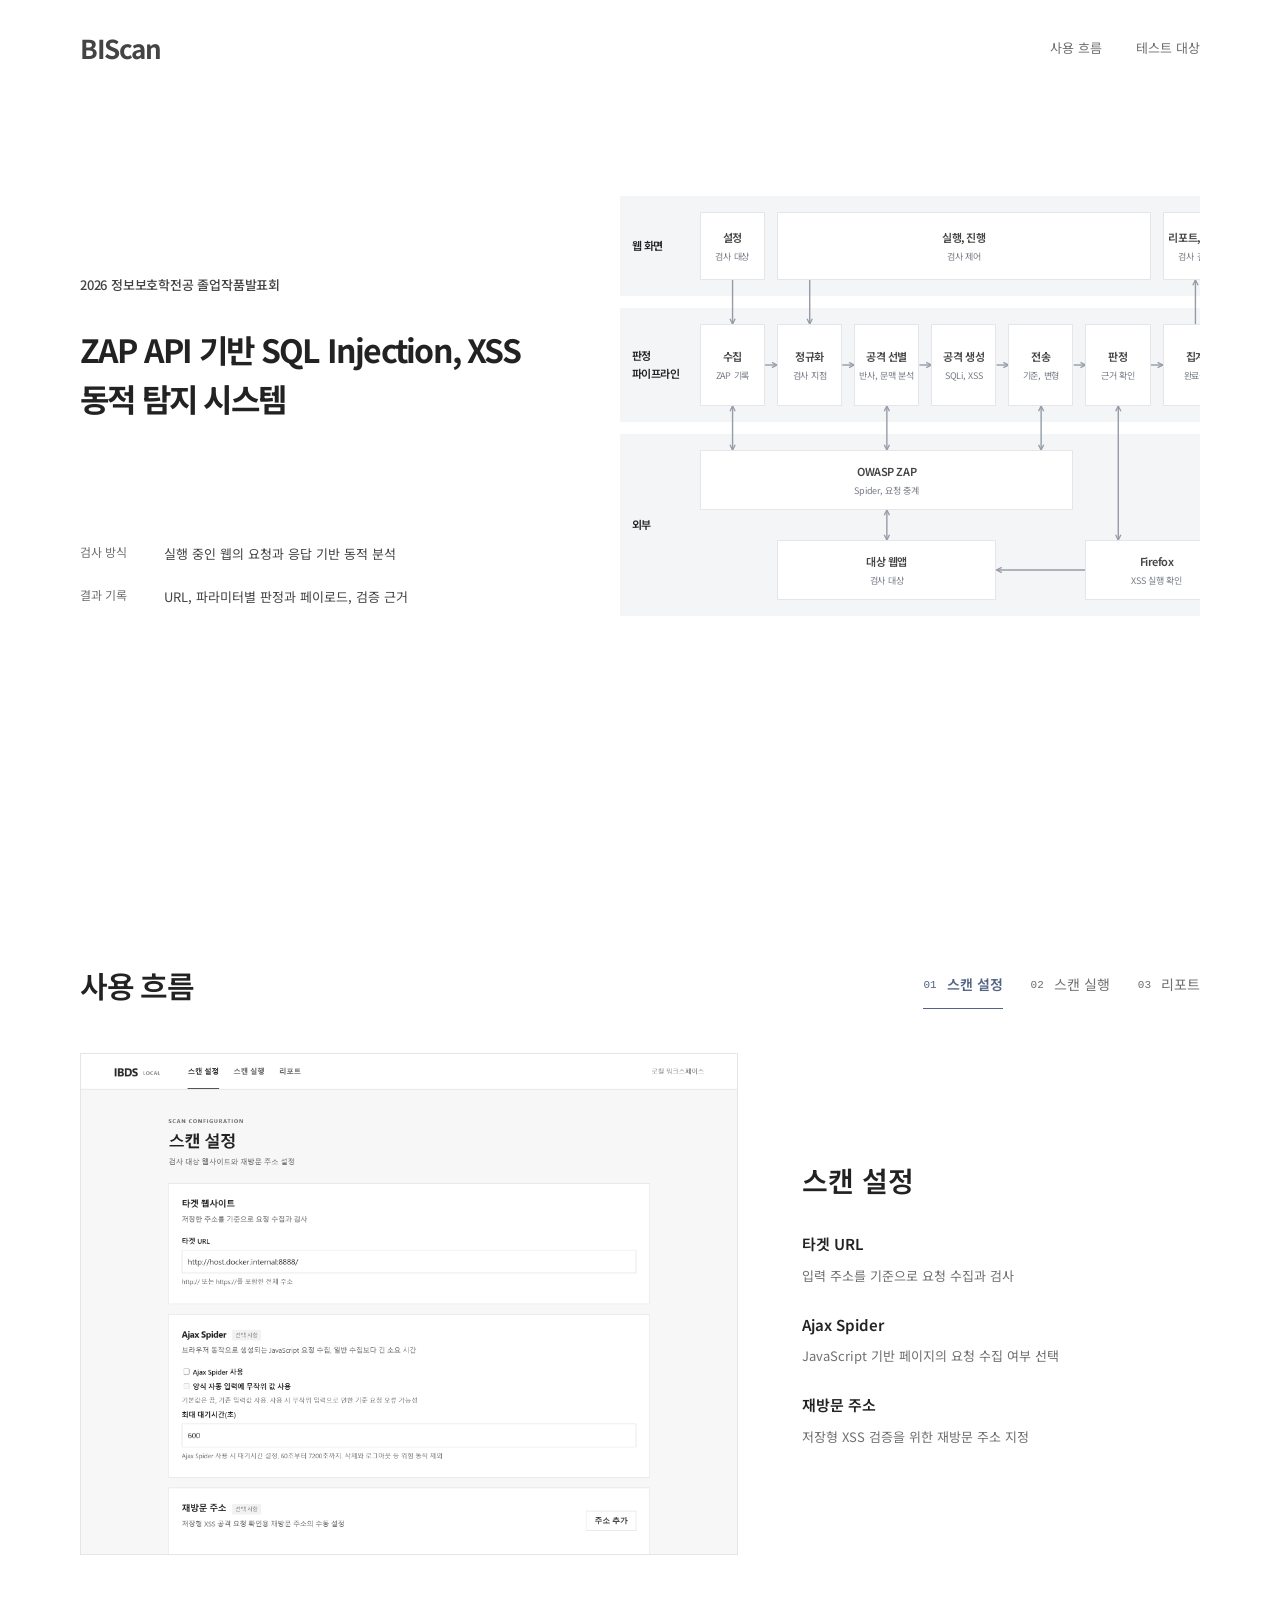
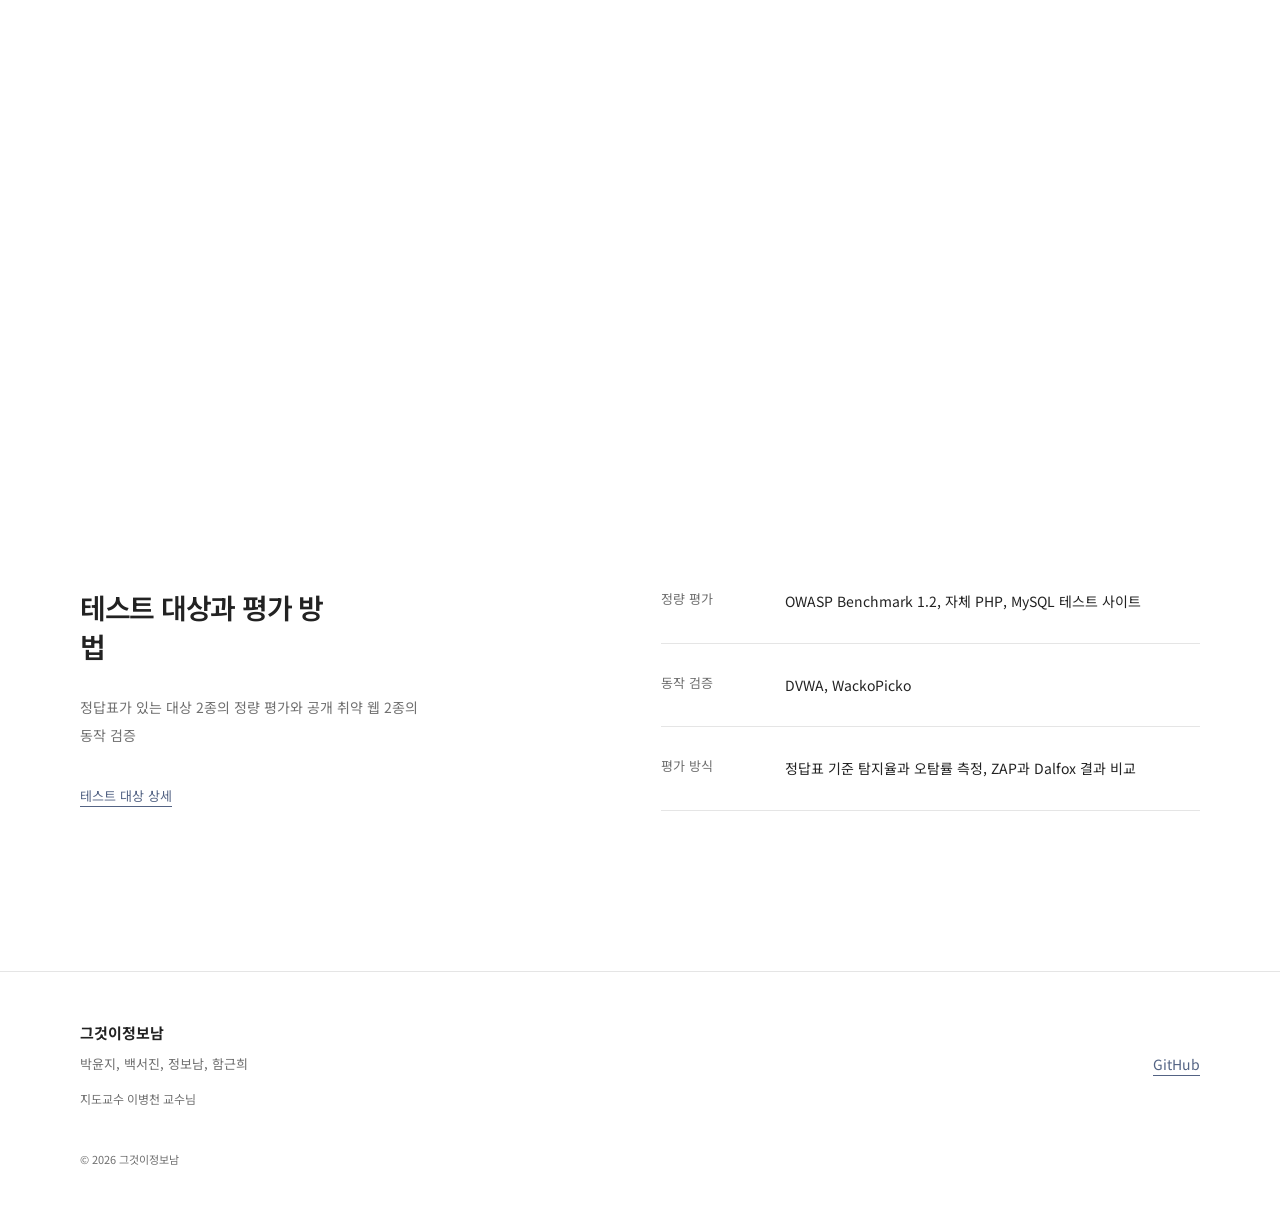
<file: index.html>
<!doctype html><html lang="ko"><head><meta charset="utf-8"><meta name="viewport" content="width=device-width,initial-scale=1"><title>BIScan | 웹 취약점 동적 탐지 시스템</title><link rel="icon" href="./favicon.svg"><link rel="stylesheet" href="https://fonts.googleapis.com/css2?family=Noto+Sans+KR:wght@400;500;600;700&display=swap"><link rel="stylesheet" href="./intro.css"><link rel="stylesheet" href="./overview.css"><script src="./intro.js" defer></script><script src="./overview.js" defer></script></head><body><a class="skip" href="#workflow">사용 흐름으로 이동</a><header class="header"><div class="header-inner wrap"><a class="brand" href="#top">BIScan</a><nav aria-label="페이지 메뉴"><a href="#workflow">사용 흐름</a><a href="#target">테스트 대상</a></nav></div></header><main id="top"><section class="hero wrap" aria-labelledby="hero-title">
  <p class="presentation-label">2026 정보보호학전공 졸업작품발표회</p>
  <h1 id="hero-title"><span>ZAP API 기반 SQL Injection, XSS</span><span>동적 탐지 시스템</span></h1><dl class="hero-facts"><div><dt>검사 방식</dt><dd>실행 중인 웹의 요청과 응답 기반 동적 분석</dd></div><div><dt>결과 기록</dt><dd>URL, 파라미터별 판정과 페이로드, 검증 근거</dd></div></dl>

<div class="system-overview" aria-label="시스템 아키텍처"><div class="overview-scroll" tabindex="0" aria-label="시스템 구조, 가로 스크롤"><div class="overview-board"><svg class="overview-connections" aria-hidden="true"><defs><marker id="overview-arrow" viewBox="0 0 8 8" refX="7" refY="4" markerWidth="5" markerHeight="5" orient="auto-start-reverse"><path d="M1 1L7 4L1 7"/></marker></defs><g></g></svg><div class="overview-row"><h2>웹 화면</h2><div class="overview-grid"><button type="button" class="overview-node " data-overview-node="settings" data-description="타겟 URL과 수집 옵션 설정" aria-pressed="false"><strong>설정</strong><span>검사 대상</span></button><button type="button" class="overview-node overview-running" data-overview-node="running" data-description="검사 시작과 중지, 진행률 확인" aria-pressed="false"><strong>실행, 진행</strong><span>검사 제어</span></button><button type="button" class="overview-node " data-overview-node="report" data-description="판정 결과와 항목별 근거 확인" aria-pressed="false"><strong>리포트, PDF</strong><span>검사 결과</span></button></div></div><div class="overview-row overview-pipeline"><h2>판정<br>파이프라인</h2><div class="overview-grid"><button type="button" class="overview-node " data-overview-node="collect" data-description="ZAP에 기록된 웹 요청 수집" aria-pressed="false"><strong>수집</strong><span>ZAP 기록</span></button><button type="button" class="overview-node " data-overview-node="normalize" data-description="URL과 파라미터별 검사 지점 정리" aria-pressed="false"><strong>정규화</strong><span>검사 지점</span></button><button type="button" class="overview-node " data-overview-node="select" data-description="반사 위치와 문맥에 따른 공격 후보 선별" aria-pressed="false"><strong>공격 선별</strong><span>반사, 문맥 분석</span></button><button type="button" class="overview-node " data-overview-node="generate" data-description="SQL Injection, XSS 검사 요청 생성" aria-pressed="false"><strong>공격 생성</strong><span>SQLi, XSS</span></button><button type="button" class="overview-node " data-overview-node="send" data-description="기준 요청과 변형 요청 전송" aria-pressed="false"><strong>전송</strong><span>기준, 변형</span></button><button type="button" class="overview-node " data-overview-node="judge" data-description="응답과 브라우저 실행 증거 확인" aria-pressed="false"><strong>판정</strong><span>근거 확인</span></button><button type="button" class="overview-node " data-overview-node="aggregate" data-description="판정 결과와 검사 완료율 집계" aria-pressed="false"><strong>집계</strong><span>완료율</span></button></div></div><div class="overview-row overview-external"><h2>외부</h2><div class="overview-grid"><button type="button" class="overview-node overview-zap" data-overview-node="zap" data-description="페이지 탐색과 요청 수집, 검사 요청 중계" aria-pressed="false"><strong>OWASP ZAP</strong><span>Spider, 요청 중계</span></button><button type="button" class="overview-node overview-webapp" data-overview-node="webapp" data-description="수집과 공격 검증 대상 웹 애플리케이션" aria-pressed="false"><strong>대상 웹앱</strong><span>검사 대상</span></button><button type="button" class="overview-node overview-firefox" data-overview-node="firefox" data-description="XSS 페이로드의 브라우저 실행 여부 확인" aria-pressed="false"><strong>Firefox</strong><span>XSS 실행 확인</span></button></div></div></div></div><p class="overview-detail" id="overview-description" role="status" aria-live="polite"></p></div></section>
<section id="workflow" class="journey" aria-labelledby="workflow-title"><div class="sticky-stage"><div class="showcase wrap"><div class="showcase-head"><h2 id="workflow-title">사용 흐름</h2><div class="step-nav" aria-label="단계 이동"><button type="button" class="is-active"><span>01</span>스캔 설정</button><button type="button"><span>02</span>스캔 실행</button><button type="button"><span>03</span>리포트</button></div></div><div class="slide-track"><article class="slide"><figure class="visual"><button class="screen" data-image="settings" aria-label="스캔 설정 화면 확대"><img src="./assets/settings.png" width="2160" height="1650" alt="스캔 설정 화면"></button></figure><div class="explanation"><h3>스캔 설정</h3><dl class="callouts"><div><dt>타겟 URL</dt><dd>입력 주소를 기준으로 요청 수집과 검사</dd></div><div><dt>Ajax Spider</dt><dd>JavaScript 기반 페이지의 요청 수집 여부 선택</dd></div><div><dt>재방문 주소</dt><dd>저장형 XSS 검증을 위한 재방문 주소 지정</dd></div></dl></div></article><article class="slide" inert><figure class="visual"><button class="screen" data-image="execution" aria-label="스캔 실행 화면 확대"><img src="./assets/execution.png" width="2160" height="1650" alt="스캔 실행 화면"></button></figure><div class="explanation"><h3>스캔 실행</h3><dl class="callouts"><div><dt>검사 대상</dt><dd>타겟 URL과 SQL Injection, XSS 검사 항목 확인</dd></div><div><dt>진행률과 실행 제어</dt><dd>진행률과 요청 실패 수 확인, 검사 시작과 중지</dd></div><div><dt>실행 로그</dt><dd>서버 로그를 통한 검사 진행 상황 확인</dd></div></dl></div></article><article class="slide" inert><figure class="visual"><button class="screen" data-image="report" aria-label="리포트 화면 확대"><img src="./assets/report.png" width="2160" height="1650" alt="리포트 화면"></button></figure><div class="explanation"><h3>리포트</h3><dl class="callouts"><div><dt>판정 요약</dt><dd>취약, 의심, 판단보류, 안전 판정과 오류 수 확인</dd></div><div><dt>필터와 정렬</dt><dd>판정과 공격 기법별 필터, 심각도와 이름순 정렬</dd></div><div><dt>판정 근거</dt><dd>URL과 파라미터별 페이로드, 판정 근거와 상세 데이터 확인</dd></div></dl></div></article></div></div></div></section><section id="target" class="target-intro wrap" aria-labelledby="target-title"><div class="section-head"><div><h2 id="target-title">테스트 대상과 평가 방법</h2><p class="section-lead">정답표가 있는 대상 2종의 정량 평가와 공개 취약 웹 2종의 동작 검증</p></div><a class="action--link" href="./target.html">테스트 대상 상세</a></div><dl class="spec-list"><div><dt>정량 평가</dt><dd>OWASP Benchmark 1.2, 자체 PHP, MySQL 테스트 사이트</dd></div><div><dt>동작 검증</dt><dd>DVWA, WackoPicko</dd></div><div><dt>평가 방식</dt><dd>정답표 기준 탐지율과 오탐률 측정, ZAP과 Dalfox 결과 비교</dd></div></dl></section></main><footer class="page-footer"><div class="footer-inner wrap"><p class="footer-team"><strong>그것이정보남</strong>박윤지, 백서진, 정보남, 함근희<span class="footer-advisor">지도교수 이병천 교수님</span></p><a class="footer-link" href="https://github.com/gudrhkdvps07/BIScan" target="_blank" rel="noopener noreferrer">GitHub</a></div><p class="footer-copy wrap">© 2026 그것이정보남</p></footer><dialog id="image-dialog" aria-labelledby="image-title"><div class="dialog-top"><h2 id="image-title">화면 확대</h2><button id="close-dialog">닫기</button></div><div class="dialog-image"><img id="expanded-image" alt=""></div></dialog></body></html>
</file>
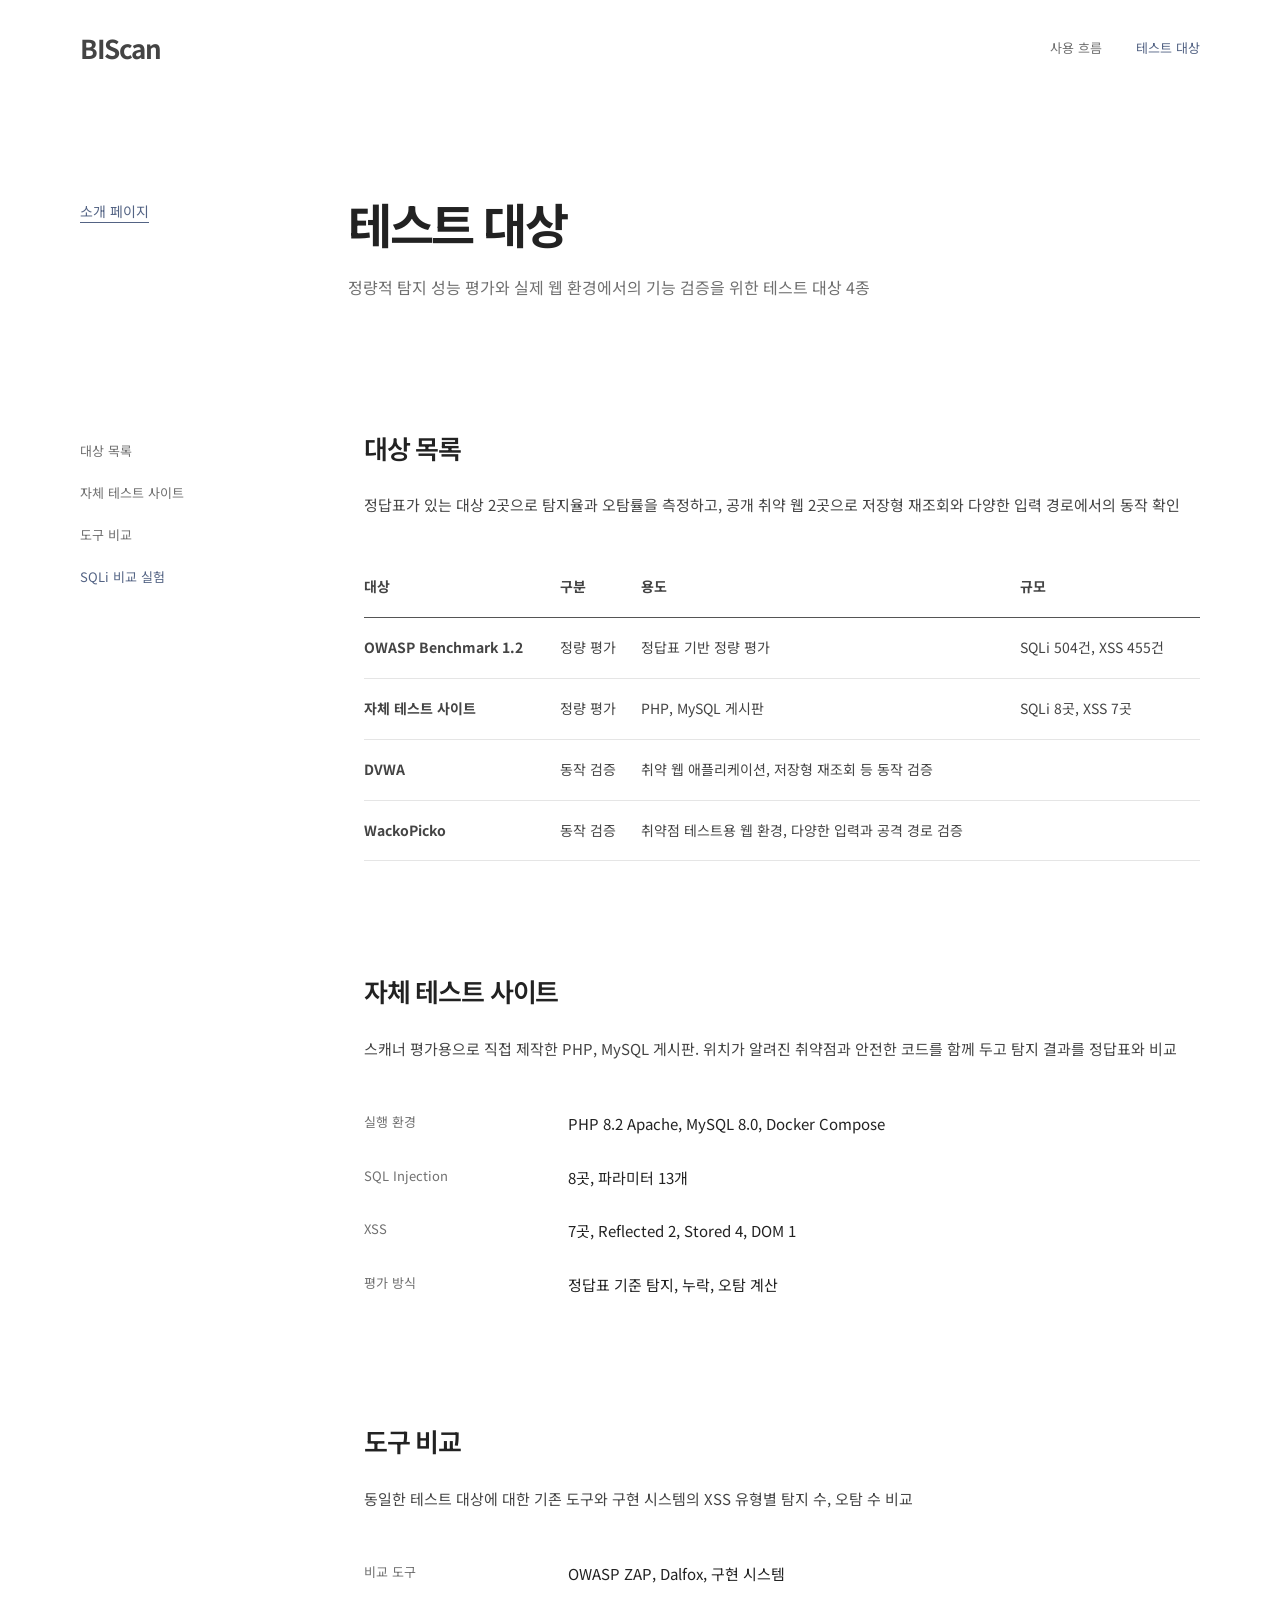
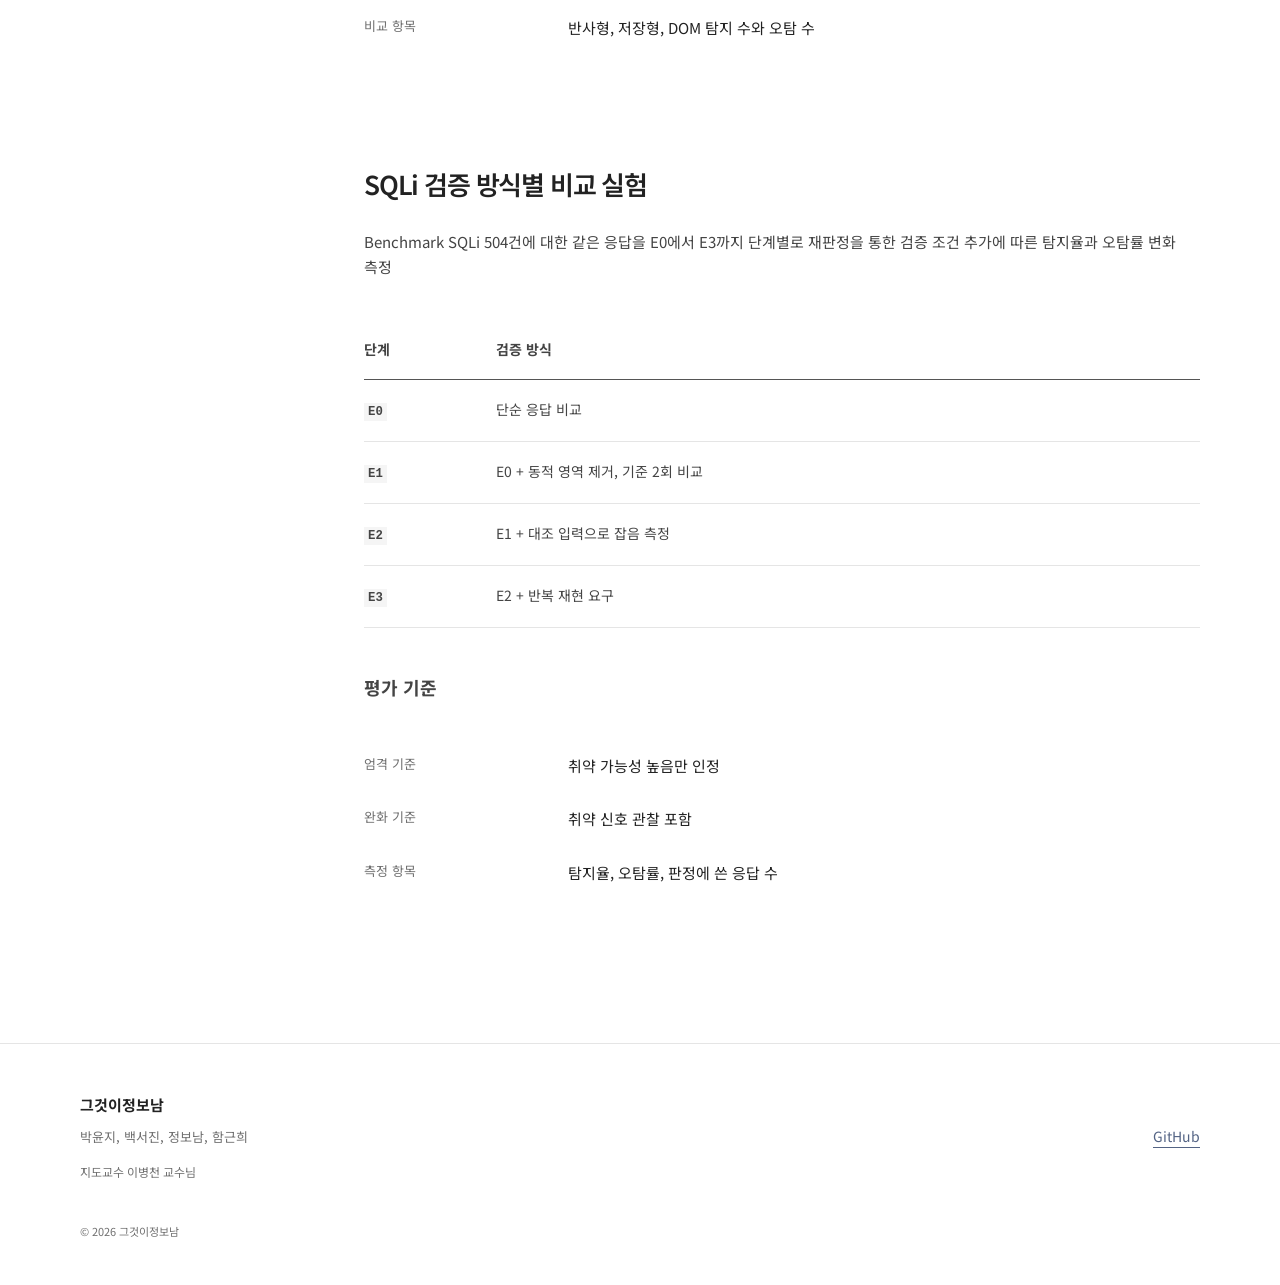
<file: target.html>
<!doctype html>
<html lang="ko">
  <head>
    <meta charset="utf-8" />
    <meta name="viewport" content="width=device-width, initial-scale=1" />
    <meta name="description" content="BIScan 테스트 대상과 평가 방법" />
    <title>테스트 대상 | BIScan</title>
    <link rel="icon" href="./favicon.svg" type="image/svg+xml" />
    <link rel="preconnect" href="https://fonts.googleapis.com" />
    <link rel="preconnect" href="https://fonts.gstatic.com" crossorigin />
    <link
      rel="stylesheet"
      href="https://fonts.googleapis.com/css2?family=Noto+Sans+KR:wght@400;500;600;700;800;900&display=swap"
    />
    <link rel="stylesheet" href="./intro.css" />
    <script src="./target.js" defer></script>
  </head>
  <body>
    <a class="skip" href="#content">본문으로 이동</a>
    <header class="header">
      <div class="header-inner wrap">
        <a class="brand" href="./index.html" aria-label="BIScan 홈">BIScan</a>
        <nav aria-label="페이지 메뉴">
          <a href="./index.html#workflow">사용 흐름</a
          ><a href="./target.html" aria-current="page">테스트 대상</a>
        </nav>
      </div>
    </header>
    <main id="top">
      <section class="doc-hero wrap" aria-labelledby="doc-title">
        <a class="back-link" href="./index.html#target">소개 페이지</a>
        <h1 id="doc-title">테스트 대상</h1>
        <p class="doc-lead">
          정량적 탐지 성능 평가와 실제 웹 환경에서의 기능 검증을 위한 테스트 대상 4종
        </p>
      </section>

      <div class="doc-layout wrap">
        <nav class="toc" aria-label="목차">
          <ol>
            <li><a href="#section-1">대상 목록</a></li>
            <li><a href="#section-2">자체 테스트 사이트</a></li>
            <li><a href="#section-3">도구 비교</a></li>
            <li><a href="#section-4">SQLi 비교 실험</a></li>
          </ol>
        </nav>

        <div id="content" class="doc-content">
          <section id="section-1" class="doc-section" aria-labelledby="section-1-title">
            <h2 id="section-1-title">대상 목록</h2>
            <p>
              정답표가 있는 대상 2곳으로 탐지율과 오탐률을 측정하고, 공개 취약 웹 2곳으로 저장형 재조회와 다양한 입력 경로에서의 동작 확인
            </p>
            <div class="table-wrap">
              <table>
                <thead>
                  <tr>
                    <th scope="col">대상</th>
                    <th scope="col">구분</th>
                    <th scope="col">용도</th>
                    <th scope="col">규모</th>
                  </tr>
                </thead>
                <tbody>
                  <tr>
                    <th scope="row">OWASP Benchmark 1.2</th>
                    <td>정량 평가</td>
                    <td>정답표 기반 정량 평가</td>
                    <td>SQLi 504건, XSS 455건</td>
                  </tr>
                  <tr>
                    <th scope="row">자체 테스트 사이트</th>
                    <td>정량 평가</td>
                    <td>PHP, MySQL 게시판</td>
                    <td>SQLi 8곳, XSS 7곳</td>
                  </tr>
                  <tr>
                    <th scope="row">DVWA</th>
                    <td>동작 검증</td>
                    <td>취약 웹 애플리케이션, 저장형 재조회 등 동작 검증</td>
                    <td></td>
                  </tr>
                  <tr>
                    <th scope="row">WackoPicko</th>
                    <td>동작 검증</td>
                    <td>취약점 테스트용 웹 환경, 다양한 입력과 공격 경로 검증</td>
                    <td></td>
                  </tr>
                </tbody>
              </table>
            </div>
          </section>

          <section id="section-2" class="doc-section" aria-labelledby="section-2-title">
            <h2 id="section-2-title">자체 테스트 사이트</h2>
            <p>
              스캐너 평가용으로 직접 제작한 PHP, MySQL 게시판. 위치가 알려진 취약점과 안전한 코드를 함께 두고 탐지 결과를 정답표와 비교
            </p>
            <dl class="spec-list">
              <div>
                <dt>실행 환경</dt>
                <dd>PHP 8.2 Apache, MySQL 8.0, Docker Compose</dd>
              </div>
              <div>
                <dt>SQL Injection</dt>
                <dd>8곳, 파라미터 13개</dd>
              </div>
              <div>
                <dt>XSS</dt>
                <dd>7곳, Reflected 2, Stored 4, DOM 1</dd>
              </div>
              <div>
                <dt>평가 방식</dt>
                <dd>정답표 기준 탐지, 누락, 오탐 계산</dd>
              </div>
            </dl>
          </section>

          <section id="section-3" class="doc-section" aria-labelledby="section-3-title">
            <h2 id="section-3-title">도구 비교</h2>
            <p>
              동일한 테스트 대상에 대한 기존 도구와 구현 시스템의 XSS 유형별 탐지 수, 오탐 수 비교
            </p>
            <dl class="spec-list">
              <div>
                <dt>비교 도구</dt>
                <dd>OWASP ZAP, Dalfox, 구현 시스템</dd>
              </div>
              <div>
                <dt>비교 항목</dt>
                <dd>반사형, 저장형, DOM 탐지 수와 오탐 수</dd>
              </div>
            </dl>
          </section>

          <section id="section-4" class="doc-section" aria-labelledby="section-4-title">
            <h2 id="section-4-title">SQLi 검증 방식별 비교 실험</h2>
            <p>
              Benchmark SQLi 504건에 대한 같은 응답을 E0에서 E3까지 단계별로 재판정을 통한 검증 조건 추가에 따른 탐지율과 오탐률 변화 측정
            </p>
            <div class="table-wrap">
              <table>
                <thead>
                  <tr>
                    <th scope="col">단계</th>
                    <th scope="col">검증 방식</th>
                  </tr>
                </thead>
                <tbody>
                  <tr><th scope="row"><code>E0</code></th><td>단순 응답 비교</td></tr>
                  <tr><th scope="row"><code>E1</code></th><td>E0 + 동적 영역 제거, 기준 2회 비교</td></tr>
                  <tr><th scope="row"><code>E2</code></th><td>E1 + 대조 입력으로 잡음 측정</td></tr>
                  <tr><th scope="row"><code>E3</code></th><td>E2 + 반복 재현 요구</td></tr>
                </tbody>
              </table>
            </div>
            <h3>평가 기준</h3>
            <dl class="spec-list">
              <div>
                <dt>엄격 기준</dt>
                <dd>취약 가능성 높음만 인정</dd>
              </div>
              <div>
                <dt>완화 기준</dt>
                <dd>취약 신호 관찰 포함</dd>
              </div>
              <div>
                <dt>측정 항목</dt>
                <dd>탐지율, 오탐률, 판정에 쓴 응답 수</dd>
              </div>
            </dl>
          </section>
        </div>
      </div>
    </main>
    <footer class="page-footer">
      <div class="footer-inner wrap">
        <p class="footer-team">
          <strong>그것이정보남</strong>박윤지, 백서진, 정보남, 함근희
        <span class="footer-advisor">지도교수 이병천 교수님</span></p>
        <a
          class="footer-link"
          href="https://github.com/gudrhkdvps07/BIScan"
          target="_blank"
          rel="noopener noreferrer"
          >GitHub</a
        >
      </div>
      <p class="footer-copy wrap">© 2026 그것이정보남</p>
    </footer>
  </body>
</html>
</file>
<file: intro.css>
:root{--ink:#222;--text:#444;--muted:#707070;--line:#e5e5e5;--bg:#fff;--accent:#536384;--header-height:68px;--serif:'Noto Sans KR','Malgun Gothic',sans-serif;--mono:Consolas,monospace;font-family:var(--serif);color:var(--text);background:#fff;line-height:1.7;scroll-behavior:smooth;scroll-padding-top:85px;-webkit-font-smoothing:antialiased}*{box-sizing:border-box}body{margin:0}a{color:inherit;text-decoration:none}button{font:inherit;color:inherit;cursor:pointer;background:none;border:0;padding:0}h1,h2,h3,p,figure,dl,dd,ol{margin:0}img{display:block;max-width:100%;height:auto}a:focus-visible,button:focus-visible,[tabindex]:focus-visible{outline:2px solid var(--accent);outline-offset:4px}.wrap{width:min(1200px,calc(100% - 96px));margin-inline:auto}.skip{position:fixed;top:-80px;left:16px;background:#fff;z-index:100}.skip:focus{top:12px}.header{height:68px}.header-inner{height:100%;display:flex;align-items:center;justify-content:space-between}.brand{font-size:22px;font-weight:700;letter-spacing:-.04em}.header nav{display:flex;gap:28px;font-size:13px;color:var(--muted)}.header nav a:hover,.header nav [aria-current]{color:var(--accent)}.hero{display:grid;grid-template-columns:.85fr 1.15fr;align-items:center;gap:72px;padding-block:80px 110px}.eyebrow{font-size:12px;color:var(--muted);margin-bottom:30px}.hero-name{display:block;font-size:clamp(64px,7vw,100px);line-height:1.1;font-weight:700;letter-spacing:-.065em;color:var(--ink)}.hero-title{display:block;font-size:26px;font-weight:500;line-height:1.65;margin-top:30px;letter-spacing:-.04em;color:var(--ink)}.hero-shot,.screen{border:1px solid var(--line)}h2{font-size:32px;line-height:1.4;font-weight:600;letter-spacing:-.045em;color:var(--ink)}.section-head,.showcase-head{display:flex;justify-content:space-between;align-items:center;gap:32px}.section-lead{font-size:15px;color:var(--muted);margin-top:16px;max-width:660px;word-break:keep-all}.journey{height:320vh}.sticky-stage{position:sticky;top:0;height:100svh;display:flex;align-items:center;padding:32px 0}.showcase-head{margin-bottom:42px}.step-nav{display:flex;gap:24px}.step-nav button{display:flex;gap:8px;font-size:14px;padding:7px 0;border-bottom:2px solid transparent;color:var(--muted)}.step-nav button span{font:11px var(--mono);align-self:center}.step-nav .is-active{color:var(--accent);border-color:var(--accent)}.slide-track{display:grid}.slide{grid-area:1/1;display:grid;grid-template-columns:1.7fr 1fr;gap:64px;align-items:center;min-width:0;opacity:0;visibility:hidden}.slide:first-child{opacity:1;visibility:visible}.visual{min-width:0;max-width:min(100%,calc((100svh - 240px)*1.309));margin:auto}.screen{display:block;width:100%;cursor:zoom-in}.screen img{width:100%}.explanation h3{font-size:28px;font-weight:600;color:var(--ink)}.callouts{display:grid;gap:24px;margin-top:30px}.callouts dt{font-size:16px;font-weight:600;color:var(--ink)}.callouts dd{font-size:14px;color:var(--muted);margin-top:5px;word-break:keep-all}.architecture{padding-block:80px 100px}.architecture .section-head{margin-bottom:32px}.diagram-controls{display:flex;gap:20px;align-items:center;font-size:13px;flex-wrap:wrap}.action{color:var(--accent);border:1px solid var(--accent);padding:7px 12px}.action:hover{background:var(--accent);color:#fff}.diagram-controls button:disabled{opacity:.4}.diagram-viewport{width:100%;aspect-ratio:1650/952;border:1px solid var(--line);overflow:hidden;cursor:grab;background:#fff;touch-action:pan-y}.diagram-viewport.dragging{cursor:grabbing}.diagram-viewport svg{width:100%;height:100%;display:block;user-select:none}.diagram-viewport text{fill:var(--ink);font-family:var(--serif)}.diagram-viewport path{fill:none;stroke:#b5b5b5}.diagram-viewport polygon{fill:#b5b5b5}.diagram-viewport rect{fill:#fff;stroke:#d4d4d4}.diagram-viewport .c-mask{stroke:none;fill:#fff}.diagram-viewport .c-region{fill:none;stroke-dasharray:4 4}.diagram-viewport [data-graph-role='automatic-crossover-underlay']{stroke:#fff}.diagram-viewport [data-node-id]{cursor:pointer}.diagram-viewport .graph-muted{opacity:.14}.diagram-viewport .graph-selected>rect,.diagram-viewport path.graph-selected{stroke:var(--accent);stroke-width:2}.diagram-viewport .graph-related>rect{stroke:#555}.diagram-viewport [data-node-id]:focus-visible>rect{stroke:var(--accent);stroke-width:2.5}.diagram-viewport [data-node-id] text[data-node-label]{font-size:16px;font-weight:700}.diagram-viewport [data-detail="context"]{font-size:11px}.diagram-viewport .flow-trace{fill:none;stroke:var(--accent);stroke-width:3;pointer-events:none}.diagram-viewport .a-dashed{stroke-dasharray:4 4}.diagram-caption{display:flex;justify-content:space-between;gap:20px;font-size:12px;color:var(--muted);margin-top:12px}.target-intro{padding-block:56px 110px}.action--link,.back-link,.footer-link{font-size:14px;color:var(--accent);text-decoration:underline;text-underline-offset:5px}.spec-list{margin-top:36px}.spec-list>div{display:grid;grid-template-columns:180px 1fr;gap:24px;padding:14px 0}.spec-list dt{font-size:13px;color:var(--muted)}.spec-list dd{font-size:15px;color:var(--ink);word-break:keep-all}.page-footer{border-top:1px solid var(--line);padding-top:30px}.footer-inner{display:flex;justify-content:space-between;gap:24px}.footer-team{font-size:13px;color:var(--muted)}.footer-team strong{color:var(--ink);margin-right:18px}.footer-copy{font-size:11px;color:var(--muted);padding-block:24px 32px}.doc-hero{padding-block:52px 48px}.back-link{display:inline-block;margin-bottom:30px}.doc-hero h1{font-size:44px;line-height:1.3;color:var(--ink);letter-spacing:-.05em}.doc-lead{font-size:16px;color:var(--muted);margin-top:20px}.doc-layout{display:grid;grid-template-columns:180px minmax(0,1fr);gap:72px;padding-block:40px 110px}.toc{position:sticky;top:40px;align-self:start}.toc ol{list-style:none;padding:0}.toc a{display:block;font-size:13px;color:var(--muted);padding:7px 0}.toc .is-active{color:var(--accent)}.doc-content{min-width:0}.doc-section+.doc-section{margin-top:80px}.doc-section>p{font-size:15px;margin-top:18px;word-break:keep-all}.doc-section h3{font-size:18px;margin-top:44px}.table-wrap{overflow-x:auto;margin-top:28px}.table-wrap table{width:100%;border-collapse:collapse;font-size:14px}.table-wrap th,.table-wrap td{text-align:left;vertical-align:top;padding:13px 16px 13px 0;border-bottom:1px solid var(--line)}.table-wrap thead th{border-bottom-color:#555}.doc-content code{font-family:var(--mono);font-size:.88em;background:#f5f5f5;padding:2px 4px}.code-block{overflow-x:auto;padding:18px;background:#f5f5f5;margin-top:20px}.note{margin-top:24px;font-size:14px}.note strong{display:block}dialog{padding:0;border:1px solid var(--line);width:min(1380px,94vw);max-height:92vh;background:#fff;color:var(--ink)}dialog::backdrop{background:rgb(0 0 0 / .55)}.dialog-top{display:flex;justify-content:space-between;padding:14px 20px;border-bottom:1px solid var(--line)}.dialog-top h2{font-size:16px}.dialog-top button{font-size:14px;color:var(--accent)}.dialog-image{max-height:calc(92vh - 58px);overflow:auto}.dialog-image img{width:100%}body.dialog-open{overflow:hidden}@media(max-width:1100px){.wrap{width:calc(100% - 64px)}.hero{gap:36px}.hero-title{font-size:23px}.slide{gap:36px;grid-template-columns:1.4fr 1fr}.section-head{display:block}.diagram-controls,.action--link{display:inline-flex;margin-top:24px}.doc-layout{grid-template-columns:1fr}.toc{display:none}}@media(max-width:760px),(max-height:620px){.hero{grid-template-columns:1fr;gap:40px;padding-block:40px 64px}.hero-name{font-size:68px}.hero-title{font-size:23px}.journey{height:auto}.sticky-stage{position:relative;top:auto;height:auto;padding:40px 0 16px}.step-nav{display:none}.showcase-head{margin-bottom:0}.slide-track{display:block}.slide{grid-template-columns:1fr;gap:28px;padding:40px 0 48px;opacity:1!important;visibility:visible!important}.visual{max-width:100%;grid-row:1}.explanation{grid-row:2}.architecture{padding-block:56px 64px}.target-intro{padding-block:24px 80px}.diagram-caption{display:block}.spec-list>div{grid-template-columns:1fr;gap:4px}.section-lead br{display:none}.footer-inner{flex-wrap:wrap}}@media(max-width:600px){.wrap{width:calc(100% - 32px)}.header nav{gap:16px;font-size:11px}.brand{font-size:20px}h2{font-size:26px}.hero-title{font-size:22px}.eyebrow{margin-bottom:22px}.diagram-viewport{aspect-ratio:1}.footer-team strong{display:block}.doc-hero h1{font-size:36px}.doc-section+.doc-section{margin-top:56px}.doc-layout{padding-top:24px}}@media(prefers-reduced-motion:reduce){:root{scroll-behavior:auto}.journey{height:auto}.sticky-stage{position:relative;top:auto;height:auto;padding-block:40px}.step-nav{display:none}.slide-track{display:block}.slide{opacity:1!important;visibility:visible!important;padding-block:30px}.visual{max-width:100%}}
/* Project layout: wide opening, reading rail, and full-width technical evidence. */
body{background:#fff}.wrap{width:min(1280px,calc(100% - 112px))}.header{height:88px}.header-inner{border-bottom:1px solid var(--line)}.brand{font-size:26px;letter-spacing:-.055em}.header nav{font-size:13px;gap:34px}
.hero{display:block;padding:72px 0 104px}.hero-heading{display:grid;grid-template-columns:minmax(0,1fr) 290px;gap:48px;align-items:end;margin-bottom:48px}.hero-heading h1{font-size:clamp(36px,4.3vw,62px);font-weight:600;line-height:1.28;letter-spacing:-.055em;color:var(--ink)}.hero-context{padding-bottom:6px;font-size:13px;line-height:1.9;color:var(--text)}.hero-context p+p{margin-top:14px;color:var(--muted);font-size:12px}
.hero-shot{border:0;margin:0}.hero-shot .screen{background:#f7f7f7;padding:30px 9%;border:0;height:480px;overflow:hidden;display:flex;align-items:flex-start}.hero-shot img{width:100%;height:auto;border:1px solid #dedede}.hero-shot figcaption{display:flex;justify-content:space-between;gap:20px;font-size:12px;color:var(--muted);margin-top:16px}.hero-shot figcaption span:first-child{color:var(--ink)}
.showcase{display:grid;grid-template-columns:220px minmax(0,1fr);gap:48px}.showcase-head{display:block;margin:0;padding-top:8px}.showcase-head h2{font-size:28px}.step-nav{display:flex;flex-direction:column;gap:0;margin-top:38px;align-items:flex-start}.step-nav button{font-size:15px;gap:16px;padding:13px 0;border:0;position:relative}.step-nav button span{font-size:11px}.step-nav .is-active{color:var(--accent);font-weight:600}.step-nav .is-active:after{content:'';height:1px;background:currentColor;position:absolute;bottom:5px;left:30px;right:0}.slide-track{min-width:0}.slide{grid-template-columns:1fr;gap:22px}.visual{width:100%;max-width:min(100%,calc((100svh - 300px)*1.309));margin:0 auto}.screen{background:#fff}.explanation{display:grid;grid-template-columns:120px minmax(0,1fr);gap:24px;align-items:start}.explanation h3{font-size:19px;line-height:1.5;padding-top:1px}.callouts{display:grid;grid-template-columns:repeat(3,minmax(0,1fr));gap:20px;margin:0}.callouts dt{font-size:13px;font-weight:600}.callouts dd{font-size:12px;line-height:1.8}.architecture{padding-block:88px 96px}.architecture .section-head{align-items:center;margin-bottom:40px}.architecture h2{font-size:28px}.diagram-viewport{border:0;background:#fff}.diagram-caption{border-top:1px solid var(--line);padding-top:16px;margin-top:10px}
.target-intro{display:grid;grid-template-columns:1fr 1.15fr;gap:90px;padding-block:60px 120px}.target-intro .section-head{display:block}.target-intro h2{font-size:28px;max-width:260px}.target-intro .section-lead{font-size:14px;margin-top:20px;max-width:350px}.target-intro .action--link{display:inline-block;margin-top:26px;font-size:13px}.target-intro .spec-list{margin:0}.target-intro .spec-list>div{grid-template-columns:100px minmax(0,1fr);padding:20px 0;border-bottom:1px solid var(--line)}.target-intro .spec-list>div:first-child{padding-top:0}.target-intro .spec-list dd{font-size:14px;line-height:1.9}.footer-inner{align-items:center}.footer-team strong{display:block;font-size:15px;margin-bottom:8px}.page-footer{padding-top:32px}.footer-copy{padding-top:32px}
.doc-hero{display:grid;grid-template-columns:220px 1fr;column-gap:48px;padding:70px 0 56px}.doc-hero .back-link{grid-row:1/3;margin:8px 0 0;align-self:start}.doc-hero h1{font-size:48px}.doc-hero .doc-lead{grid-column:2;max-width:650px}.doc-layout{grid-template-columns:220px minmax(0,1fr);gap:48px}.doc-section h2{font-size:26px}.toc{top:32px}.toc a{padding-block:10px}.table-wrap table{font-size:14px}.table-wrap th,.table-wrap td{padding-block:18px}
@media(max-width:1100px){.wrap{width:calc(100% - 64px)}.hero-heading{grid-template-columns:1fr 230px;gap:24px}.hero-heading h1{font-size:44px}.hero-shot .screen{height:390px;padding:24px 6%}.showcase{grid-template-columns:165px minmax(0,1fr);gap:30px}.explanation{display:block}.explanation h3{margin-bottom:16px}.callouts{gap:16px}.target-intro{gap:48px}.doc-hero{grid-template-columns:165px 1fr;gap:30px}.doc-layout{grid-template-columns:1fr}.toc{display:none}}
@media(max-width:760px),(max-height:620px){.header{height:72px}.hero{padding:40px 0 56px}.hero-heading{display:block;margin-bottom:30px}.hero-heading h1{font-size:clamp(32px,6vw,45px)}.hero-context{display:flex;flex-wrap:wrap;gap:6px 24px;margin-top:22px;font-size:12px}.hero-context p+p{margin:0}.hero-shot .screen{height:300px;padding:20px 5%}.hero-shot figcaption{font-size:11px}.showcase{display:block}.showcase-head{padding:0}.step-nav{display:none}.slide{display:grid;gap:24px;padding:32px 0 50px}.visual{width:100%;max-width:100%;grid-row:1}.explanation{grid-row:2}.explanation h3{font-size:22px}.callouts{grid-template-columns:1fr;gap:18px}.callouts dt{font-size:14px}.callouts dd{font-size:13px}.architecture{padding-block:40px 70px}.architecture .section-head{margin-bottom:24px}.diagram-viewport{aspect-ratio:1.2}.target-intro{display:block;padding-block:16px 64px}.target-intro h2{max-width:none;font-size:26px}.target-intro .spec-list{margin-top:36px}.doc-hero{display:block;padding:36px 0}.doc-hero .back-link{margin:0 0 24px}.doc-hero h1{font-size:36px}.doc-layout{padding-top:20px}.doc-section h2{font-size:25px}}
@media(max-width:600px){.wrap{width:calc(100% - 40px)}.brand{font-size:23px}.header nav{gap:14px;font-size:11px}.hero-heading h1{font-size:33px}.hero-shot .screen{height:230px;padding:14px 12px}.hero-shot figcaption span:last-child{max-width:170px;text-align:right}.target-intro .spec-list>div{grid-template-columns:82px minmax(0,1fr);gap:18px}.footer-inner{align-items:start}.footer-team{font-size:11px}.footer-copy{font-size:10px}}
@media(prefers-reduced-motion:reduce){.visual{max-width:100%}}


/* Presentation title and generous reading space. */
.wrap{width:min(1240px,calc(100% - 160px))}
.header{height:96px}.header-inner{border:0}
.hero{display:flex;flex-direction:column;align-items:flex-start;justify-content:center;gap:0;min-height:740px;padding:80px 0 120px}
.presentation-label{font-size:14px;font-weight:500;color:var(--text);letter-spacing:-.015em;margin:0 0 88px}
.hero h1{font-size:clamp(38px,4.15vw,60px);font-weight:700;line-height:1.43;letter-spacing:-.045em;color:var(--ink);margin:0;word-break:keep-all}
.hero h1 span{display:block}
.presentation-credit{margin-top:88px;font-size:13px;line-height:1.9;color:var(--muted)}.presentation-credit p:first-child{color:var(--text)}.presentation-credit p:first-child span{margin-left:20px}.presentation-credit p+p{margin-top:8px}.presentation-credit .presentation-date{margin-top:22px;font-variant-numeric:tabular-nums}
.showcase{gap:64px}.showcase-head{padding-top:16px}.step-nav{margin-top:48px}.step-nav button{padding-block:17px}.slide{gap:32px}.explanation{gap:28px}.callouts{gap:28px}.callouts dd{margin-top:10px}.visual{max-width:min(100%,calc((100svh - 340px)*1.309))}
.architecture{padding-block:144px 152px}.architecture .section-head{margin-bottom:56px}.diagram-caption{padding-top:24px;margin-top:24px}
.target-intro{padding-block:64px 160px;gap:112px}.target-intro .section-lead{margin-top:28px;line-height:1.95}.target-intro .action--link{margin-top:36px}.target-intro .spec-list>div{padding-block:28px}.page-footer{padding-top:48px}.footer-copy{padding-block:40px 48px}
.doc-hero{padding-block:96px 72px}.doc-layout{padding-block:56px 144px;gap:64px}.doc-section+.doc-section{margin-top:112px}.doc-section>p{margin-top:26px}.doc-section .table-wrap{margin-top:40px}.doc-section .spec-list{margin-top:36px}
@media(max-width:1100px){.wrap{width:calc(100% - 96px)}.hero{min-height:680px;padding-block:64px 104px}.hero h1{font-size:44px}.presentation-label{margin-bottom:72px}.presentation-credit{margin-top:72px}.showcase{gap:40px}.callouts{gap:20px}.target-intro{gap:64px}}
@media(max-width:760px),(max-height:620px){.wrap{width:calc(100% - 56px)}.header{height:80px}.hero{min-height:620px;padding:56px 0 88px}.hero h1{font-size:clamp(30px,5.7vw,42px);line-height:1.5}.presentation-label{font-size:12px;margin-bottom:64px}.presentation-credit{margin-top:64px;font-size:12px}.presentation-credit p:first-child span{display:block;margin:8px 0 0}.sticky-stage{padding-block:56px 32px}.visual{max-width:100%}.slide{gap:36px;padding-block:40px 72px}.callouts{gap:26px}.architecture{padding-block:88px 96px}.architecture .section-head{margin-bottom:40px}.target-intro{padding-block:40px 104px}.target-intro .spec-list{margin-top:48px}.doc-hero{padding-block:64px 48px}.doc-layout{padding-block:32px 96px}.doc-section+.doc-section{margin-top:80px}.page-footer{padding-top:36px}}
@media(max-width:420px){.header nav{gap:12px;font-size:10px}.brand{font-size:22px}.hero h1{font-size:31px}.hero{min-height:630px}.presentation-label{font-size:11px}.target-intro .spec-list>div{grid-template-columns:1fr;gap:12px}.footer-inner{gap:24px}}
@media(prefers-reduced-motion:reduce){.visual{max-width:100%}}

/* Align workflow heading, screens and descriptions on a shared grid. */
.showcase{display:block}.showcase-head{display:flex;align-items:center;justify-content:space-between;gap:40px;padding:0;margin-bottom:44px}.showcase-head h2{font-size:30px}.step-nav{flex-direction:row;gap:28px;margin:0;align-items:center}.step-nav button{font-size:14px;gap:10px;padding:12px 0}.step-nav .is-active:after{left:0;bottom:0}.slide{grid-template-columns:minmax(0,1.65fr) minmax(260px,1fr);gap:64px;align-items:center}.visual{width:100%;max-width:min(100%,calc((100svh - 230px)*1.309));margin:0;grid-column:1;grid-row:1}.explanation{display:block;grid-column:2;grid-row:1;max-width:360px}.explanation h3{font-size:28px;margin:0 0 30px;padding:0}.callouts{grid-template-columns:1fr;gap:24px;margin:0}.callouts dt{font-size:15px}.callouts dd{font-size:13px;margin-top:7px;line-height:1.85}.footer-advisor{display:block;margin-top:14px;font-size:12px;color:var(--muted)}
@media(max-width:1100px){.slide{gap:36px}.explanation h3{font-size:25px}.callouts{gap:20px}.showcase-head{gap:24px}.step-nav{gap:20px}}
@media(max-width:900px),(max-height:620px){.journey{height:auto}.sticky-stage{position:relative;top:auto;height:auto;padding-block:48px 24px}.showcase-head{display:block;margin-bottom:8px}.step-nav{display:none}.slide-track{display:block}.slide{grid-template-columns:1fr;gap:30px;padding-block:32px 64px;opacity:1!important;visibility:visible!important}.visual{grid-column:1;grid-row:1;max-width:100%;margin:0}.explanation{grid-column:1;grid-row:2;max-width:none}.explanation h3{font-size:25px;margin-bottom:24px}.callouts{grid-template-columns:repeat(3,minmax(0,1fr));gap:24px}.callouts dt{font-size:14px}.callouts dd{font-size:13px}}
@media(max-width:600px){.callouts{grid-template-columns:1fr;gap:22px}.showcase-head h2{font-size:27px}.footer-advisor{font-size:11px}}
@media(prefers-reduced-motion:reduce){.journey{height:auto}.sticky-stage{position:relative;top:auto;height:auto}.step-nav{display:none}.slide-track{display:block}.slide{opacity:1!important;visibility:visible!important;padding-block:40px}.visual{max-width:100%}}
</file>
<file: overview.css>
.hero{display:grid;grid-template-columns:minmax(0,1fr) minmax(0,1.18fr);grid-template-rows:auto auto;column-gap:48px;row-gap:28px;align-content:center;min-height:650px;padding-block:100px 120px}.presentation-label{grid-column:1;grid-row:1;margin:0;align-self:end;font-size:13px}.hero h1{grid-column:1;grid-row:2;align-self:start;font-size:clamp(25px,2.5vw,36px);line-height:1.55;letter-spacing:-.055em}.hero h1 span{display:block;white-space:nowrap}.system-overview{grid-column:2;grid-row:1/3;margin:0;min-width:0;width:100%;align-self:center}.overview-scroll{overflow-x:auto;padding-bottom:12px}.overview-board{min-width:620px;position:relative;isolation:isolate}.overview-row{display:grid;grid-template-columns:58px minmax(0,1fr);gap:10px;padding:16px 12px;background:#f4f5f6;margin-bottom:12px;position:relative}.overview-row h2{font-size:11px;font-weight:600;line-height:1.6;align-self:center}.overview-grid{display:grid;grid-template-columns:repeat(7,minmax(0,1fr));gap:12px;position:relative;z-index:2}.overview-node{background:#fff;border:1px solid #e4e6e9;min-width:0;min-height:68px;padding:8px 2px;display:flex;flex-direction:column;justify-content:center;align-items:center;text-align:center;line-height:1.5}.overview-node strong{font-size:11px;font-weight:600;white-space:nowrap;letter-spacing:-.04em}.overview-node span{font-size:9px;color:#767b84;margin-top:5px;white-space:nowrap;letter-spacing:-.03em}.overview-node:hover,.overview-node[aria-pressed=true]{border-color:var(--accent)}.overview-node[aria-pressed=true] strong{color:var(--accent)}.overview-running{grid-column:2/7}.overview-pipeline .overview-node{min-height:82px}.overview-zap{grid-column:1/6;grid-row:1;min-height:60px}.overview-webapp{grid-column:2/5;grid-row:2;min-height:60px}.overview-firefox{grid-column:6/8;grid-row:2;min-height:60px}.overview-external .overview-grid{row-gap:30px}.overview-connections{position:absolute;inset:0;width:100%;height:100%;z-index:1;overflow:visible;pointer-events:none}.overview-connections g path{fill:none;stroke:#969ca7;stroke-width:1.4;marker-end:url(#overview-arrow)}.overview-connections g path.bidirectional{marker-start:url(#overview-arrow)}.overview-connections marker path{fill:none;stroke:#969ca7;stroke-width:1.5}.overview-detail{font-size:11px;line-height:1.8;color:var(--muted);margin-top:8px;min-height:40px}.target-intro{padding-top:100px}@media(max-width:1100px){.hero{column-gap:32px}.hero h1{font-size:27px}}@media(max-width:1000px){.hero{display:block;min-height:0;padding-block:64px 88px}.presentation-label{margin-bottom:32px}.hero h1{font-size:clamp(29px,4.1vw,40px)}.system-overview{margin-top:48px}}@media(max-width:600px){.hero{padding-block:48px 64px}.hero h1{font-size:clamp(20px,5.35vw,31px)}.presentation-label{font-size:11px;margin-bottom:28px}.system-overview{margin-top:36px}.target-intro{padding-top:56px}}
.hero{grid-template-rows:auto auto auto;row-gap:0}.presentation-label{margin-bottom:28px}.hero h1{margin:0}.system-overview{grid-row:1/4}.hero-facts{grid-column:1;grid-row:3;margin-top:40px;font-size:13px;display:grid;gap:18px}.hero-facts>div{display:grid;grid-template-columns:68px minmax(0,1fr);gap:16px}.hero-facts dt{color:var(--muted);font-size:12px}.hero-facts dd{color:var(--text);line-height:1.9;word-break:keep-all}.overview-detail:empty{visibility:hidden}@media(max-width:1000px){.hero-facts{margin-top:30px;max-width:540px}}@media(max-width:600px){.hero-facts{font-size:12px;gap:14px}.hero-facts>div{grid-template-columns:60px minmax(0,1fr);gap:12px}}
</file>
